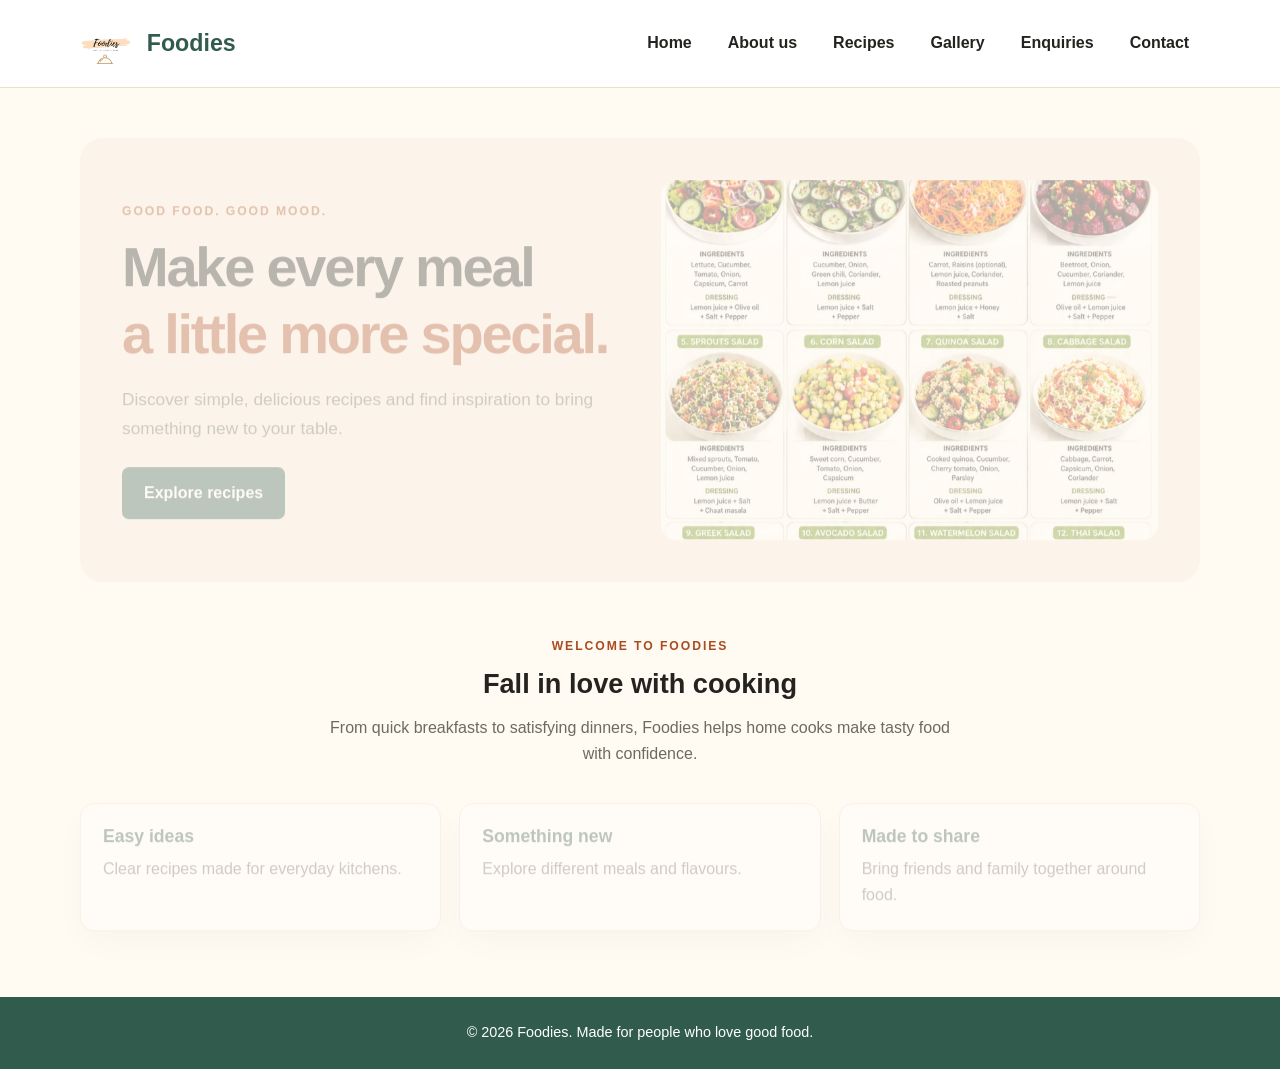
<file: Foodies/index.html>
<!doctype html><html lang="en"><head><meta charset="utf-8"><meta http-equiv="refresh" content="0; url=Home.html"><meta name="robots" content="index,follow"><title>Foodies</title></head><body><p>Welcome to Foodies. <a href="Home.html">Open the home page</a>.</p></body></html>
</file>
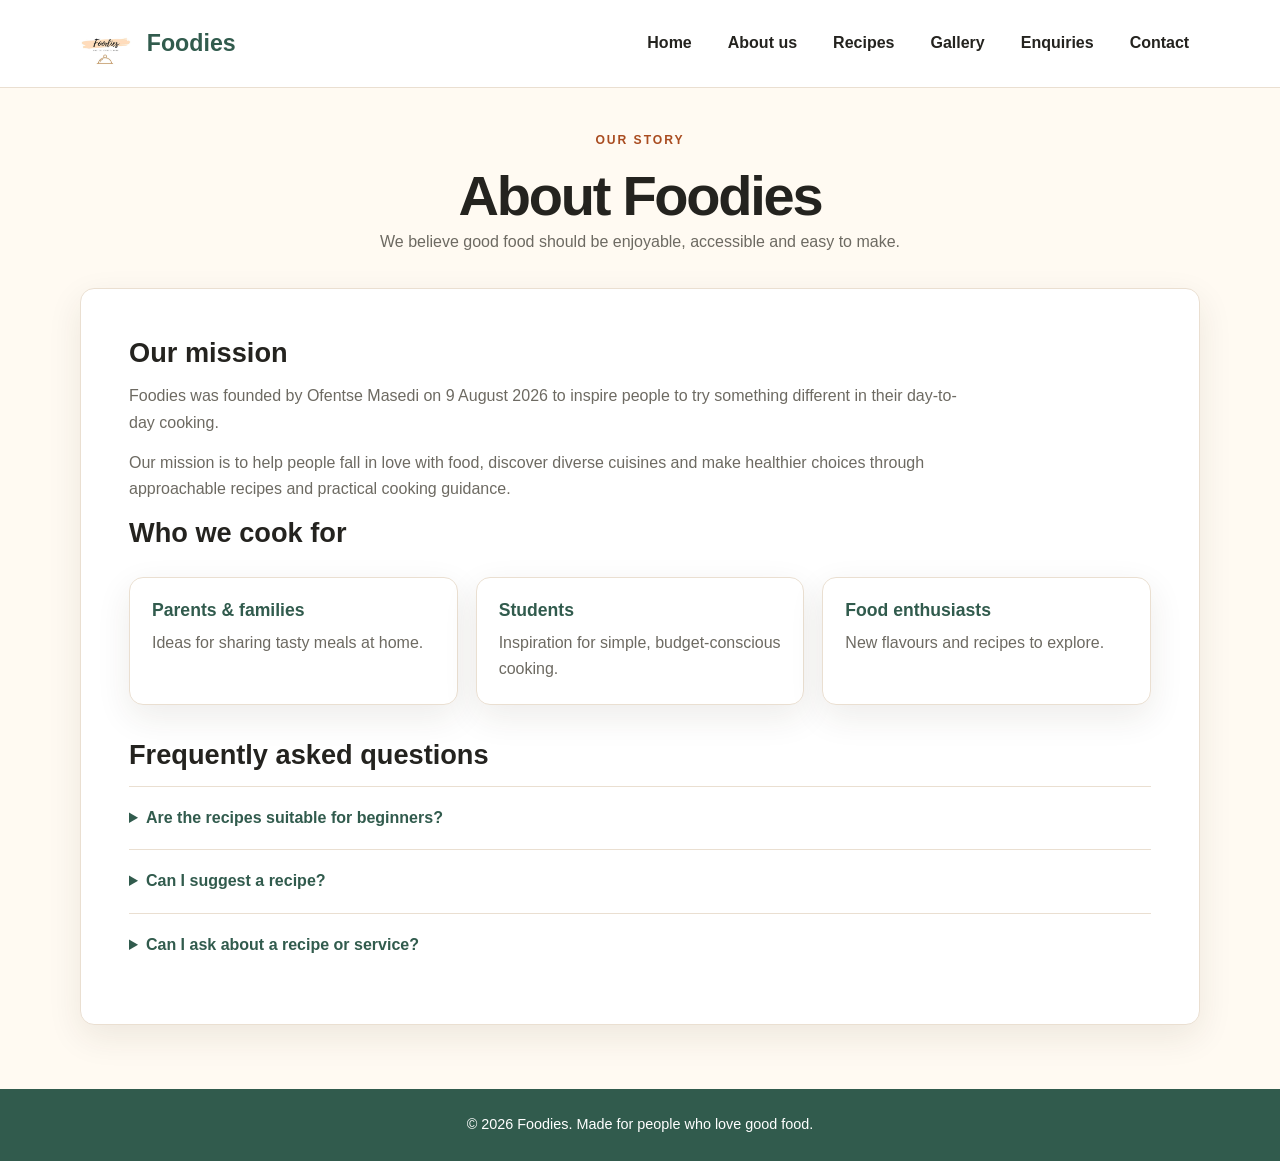
<file: Foodies/About.html>
<!DOCTYPE html>
<html lang="en">
<head>
  <meta charset="UTF-8">
  <meta name="viewport" content="width=device-width, initial-scale=1.0">
  <meta name="description" content="Learn about Foodies, our mission to make everyday cooking enjoyable, accessible and full of fresh inspiration.">
  <title>About Foodies | Our Story and Mission</title>
  <link rel="stylesheet" href="css/styles.css">
</head>
<body>
<header class="site-header">
  <a class="brand" href="Home.html" aria-label="Foodies home">
    <img loading="lazy" decoding="async" src="images/logo.jpg" alt="Foodies logo">
    <span>Foodies</span>
  </a>
  <nav class="site-nav" aria-label="Main navigation">
    <a href="Home.html">Home</a>
    <a href="About.html">About us</a>
    <a href="Service.html">Recipes</a>
    <a href="Gallery.html">Gallery</a>
    <a href="enquiry.html">Enquiries</a>
    <a href="Contact.html">Contact</a>
  </nav>
</header>

<main>
  <section class="page-heading"><p class="eyebrow">OUR STORY</p><h1>About Foodies</h1>
    <p>We believe good food should be enjoyable, accessible and easy to make.</p></section>
  <section class="content-card">
    <h2>Our mission</h2>
    <p>Foodies was founded by Ofentse Masedi on 9 August 2026 to inspire people to try something different in their day-to-day cooking.</p>
    <p>Our mission is to help people fall in love with food, discover diverse cuisines and make healthier choices through approachable recipes and practical cooking guidance.</p>
    <h2>Who we cook for</h2>
    <div class="feature-grid">
      <article class="feature-card"><h3>Parents & families</h3><p>Ideas for sharing tasty meals at home.</p></article>
      <article class="feature-card"><h3>Students</h3><p>Inspiration for simple, budget-conscious cooking.</p></article>
      <article class="feature-card"><h3>Food enthusiasts</h3><p>New flavours and recipes to explore.</p></article>
    </div>
    <div class="faq-section"><h2>Frequently asked questions</h2><details><summary>Are the recipes suitable for beginners?</summary><p>Yes. The recipes use familiar ingredients and straightforward steps. Read the full method before cooking.</p></details><details><summary>Can I suggest a recipe?</summary><p>Absolutely. Use our contact form to share a recipe idea with the Foodies team.</p></details><details><summary>Can I ask about a recipe or service?</summary><p>Use the enquiries page and select the type of enquiry so we can guide you.</p></details></div>
  </section>
</main>

<footer class="site-footer"><p>&copy; 2026 Foodies. Made for people who love good food.</p></footer>
</body>
</html>
</file>
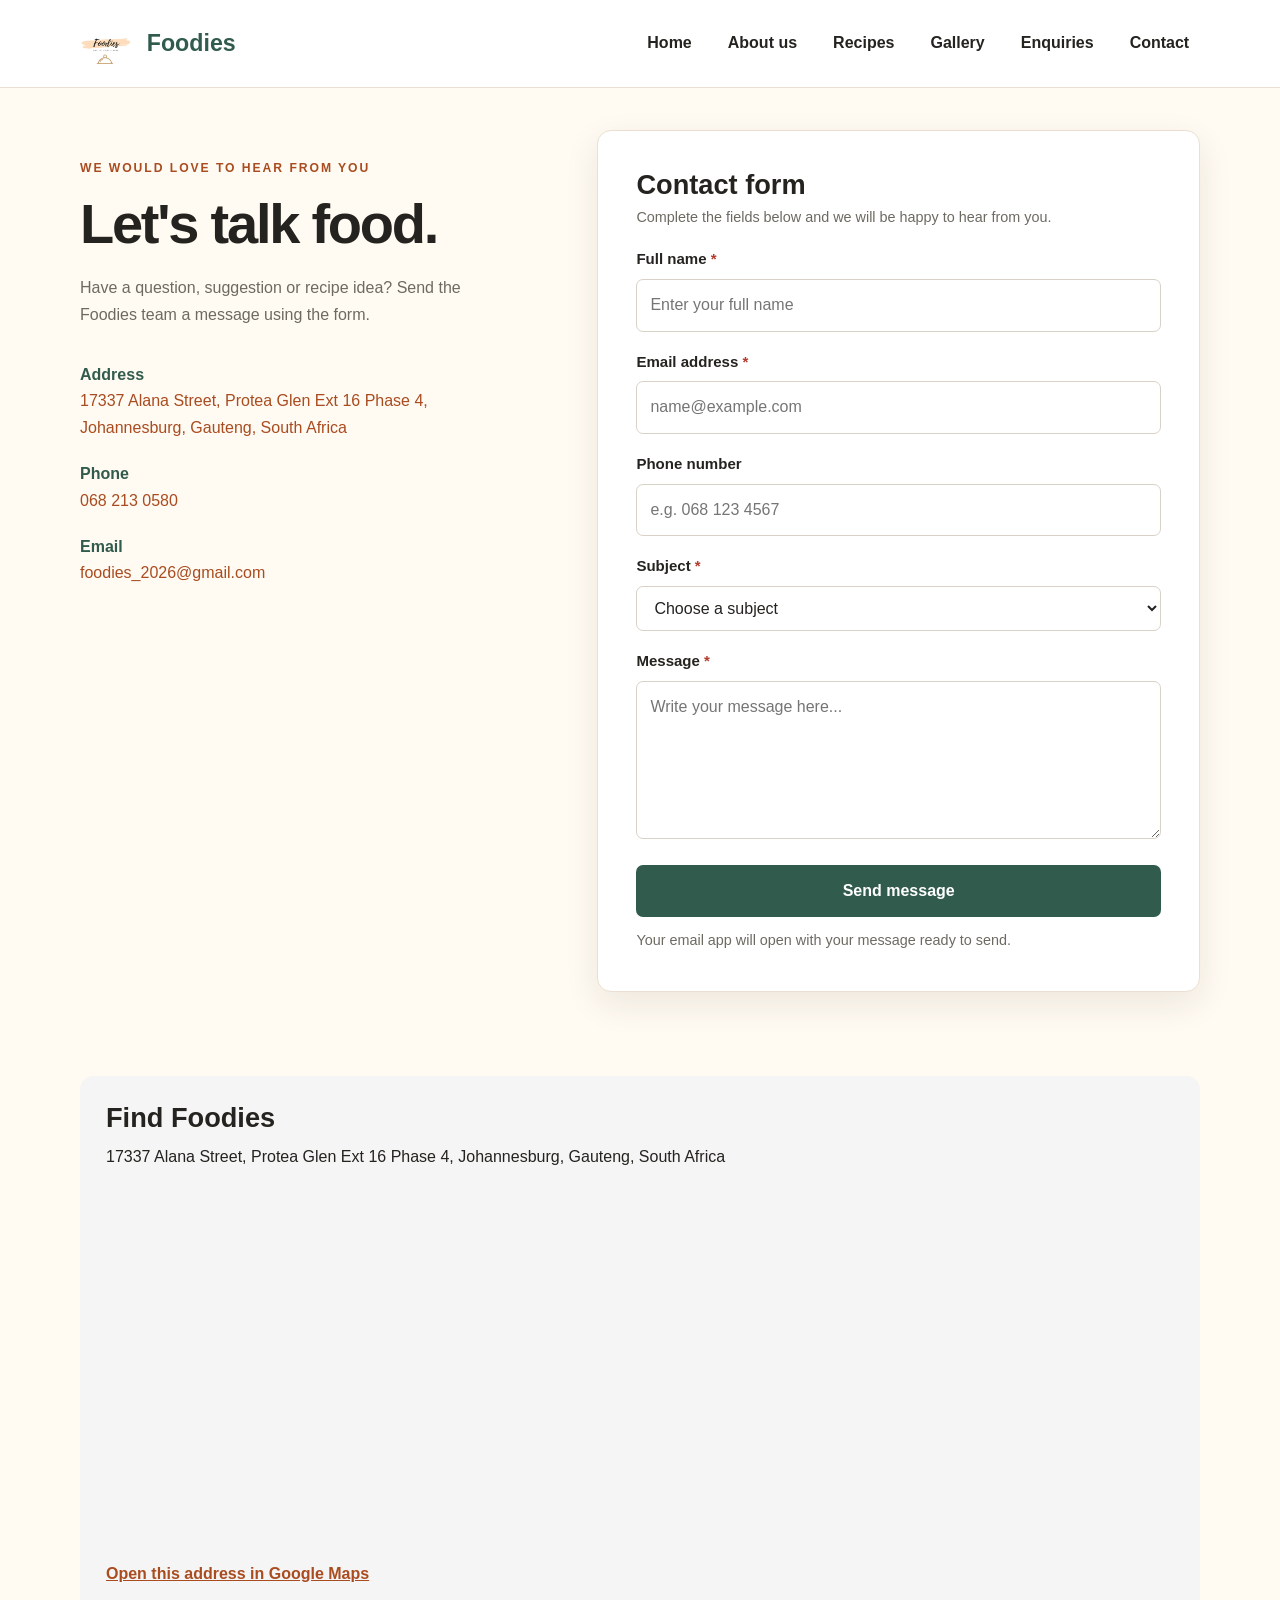
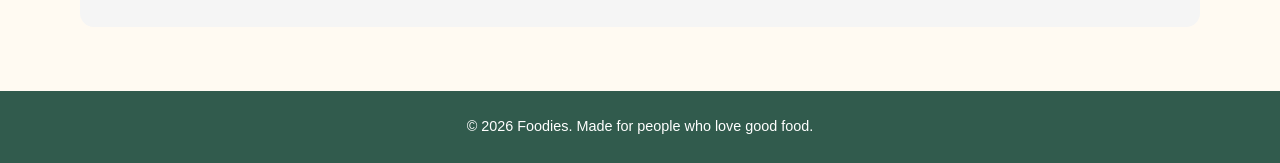
<file: Foodies/Contact.html>
<!DOCTYPE html>
<html lang="en">
<head>
  <meta charset="UTF-8">
  <meta name="viewport" content="width=device-width, initial-scale=1.0">
  <meta name="description" content="Contact Foodies with a recipe question, suggestion, website comment or general message.">
  <title>Contact Foodies | Send Us a Message</title>
  <link rel="stylesheet" href="css/styles.css">
</head>
<body>
<header class="site-header">
  <a class="brand" href="Home.html" aria-label="Foodies home">
    <img loading="lazy" decoding="async" src="images/logo.jpg" alt="Foodies logo">
    <span>Foodies</span>
  </a>
  <nav class="site-nav" aria-label="Main navigation">
    <a href="Home.html">Home</a>
    <a href="About.html">About us</a>
    <a href="Service.html">Recipes</a>
    <a href="Gallery.html">Gallery</a>
    <a href="enquiry.html">Enquiries</a>
    <a href="Contact.html">Contact</a>
  </nav>
</header>

<main class="contact-layout">
  <section class="contact-intro">
    <p class="eyebrow">WE WOULD LOVE TO HEAR FROM YOU</p>
    <h1>Let's talk food.</h1>
    <p>Have a question, suggestion or recipe idea? Send the Foodies team a message using the form.</p>
    <div class="contact-details">
      <p><strong>Address</strong><br><a href="https://www.google.com/maps/search/?api=1&query=17337+Alana+Street%2C+Protea+Glen+Ext+16+Phase+4%2C+Johannesburg%2C+Gauteng%2C+South+Africa" target="_blank" rel="noopener noreferrer">17337 Alana Street, Protea Glen Ext 16 Phase 4, Johannesburg, Gauteng, South Africa</a></p>
      <p><strong>Phone</strong><br><a href="tel:+27682130580">068 213 0580</a></p>
      <p><strong>Email</strong><br><a href="mailto:foodies_2026@gmail.com">foodies_2026@gmail.com</a></p>
    </div>
  </section>
  <section class="form-card">
    <h2>Contact form</h2>
    <p class="form-note">Complete the fields below and we will be happy to hear from you.</p>
    <form id="contactForm" action="mailto:foodies_2026@gmail.com" method="post" enctype="text/plain">
      <div class="form-field"><label for="fullName">Full name <span aria-hidden="true">*</span></label><input type="text" id="fullName" name="fullName" placeholder="Enter your full name" autocomplete="name" required minlength="2"></div>
      <div class="form-field"><label for="email">Email address <span aria-hidden="true">*</span></label><input type="email" id="email" name="email" placeholder="name@example.com" autocomplete="email" required></div>
      <div class="form-field"><label for="phone">Phone number</label><input type="tel" id="phone" name="phone" maxlength="20" placeholder="e.g. 068 123 4567" autocomplete="tel" pattern="[0-9+() -]{7,20}"></div>
      <div class="form-field"><label for="subject">Subject <span aria-hidden="true">*</span></label>
        <select id="subject" name="subject" required><option value="">Choose a subject</option><option>Recipe question</option><option>Website feedback</option><option>Recipe suggestion</option><option>Other enquiry</option></select>
      </div>
      <div class="form-field"><label for="message">Message <span aria-hidden="true">*</span></label><textarea id="message" name="message" maxlength="1500" rows="5" placeholder="Write your message here..." required minlength="10"></textarea></div>
      <button class="button submit-button" type="submit">Send message</button>
      <p class="form-note" id="formStatus" role="status" aria-live="polite">Your email app will open with your message ready to send.</p>
    </form>
  </section>
  <section class="location-card" aria-labelledby="location-heading">
    <h2 id="location-heading">Find Foodies</h2>
    <p>17337 Alana Street, Protea Glen Ext 16 Phase 4, Johannesburg, Gauteng, South Africa</p>
    <div class="map-frame">
      <iframe title="Map showing the Foodies address in Protea Glen, Johannesburg" src="https://www.google.com/maps?q=17337+Alana+Street%2C+Protea+Glen+Ext+16+Phase+4%2C+Johannesburg%2C+Gauteng%2C+South+Africa&output=embed" loading="lazy" referrerpolicy="no-referrer-when-downgrade" allowfullscreen></iframe>
    </div>
    <p><a class="map-link" href="https://www.google.com/maps/search/?api=1&query=17337+Alana+Street%2C+Protea+Glen+Ext+16+Phase+4%2C+Johannesburg%2C+Gauteng%2C+South+Africa" target="_blank" rel="noopener noreferrer">Open this address in Google Maps</a></p>
  </section>
</main>
<script src="js/contact.js"></script>

<footer class="site-footer"><p>&copy; 2026 Foodies. Made for people who love good food.</p></footer>
</body>
</html>
</file>
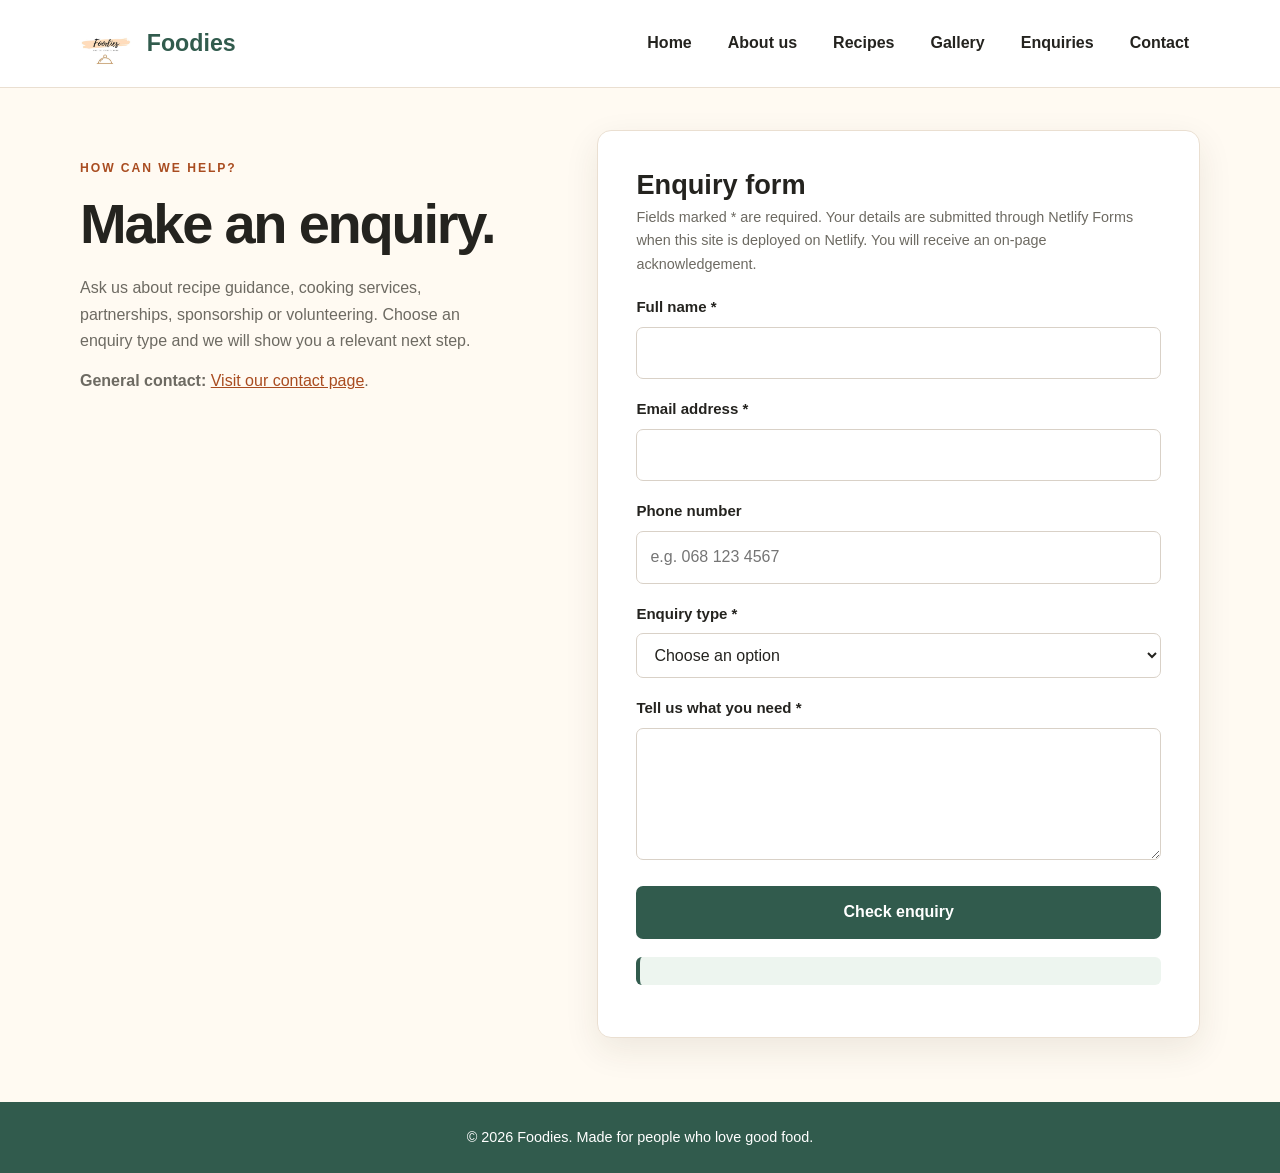
<file: Foodies/enquiry.html>
<!DOCTYPE html><html lang="en"><head><meta charset="UTF-8"><meta name="viewport" content="width=device-width, initial-scale=1.0"><meta name="description" content="Ask Foodies about recipes, cooking guidance, partnerships, sponsorship or volunteering opportunities."><meta name="robots" content="index,follow"><title>Enquiries | Foodies</title><link rel="stylesheet" href="css/styles.css"></head><body><header class="site-header"><a class="brand" href="Home.html"><img src="images/logo.jpg" alt="Foodies logo"><span>Foodies</span></a><nav class="site-nav" aria-label="Main navigation"><a href="Home.html">Home</a><a href="About.html">About us</a><a href="Service.html">Recipes</a><a href="Gallery.html">Gallery</a><a href="enquiry.html" aria-current="page">Enquiries</a><a href="Contact.html">Contact</a></nav></header><main class="contact-layout"><section class="contact-intro"><p class="eyebrow">HOW CAN WE HELP?</p><h1>Make an enquiry.</h1><p>Ask us about recipe guidance, cooking services, partnerships, sponsorship or volunteering. Choose an enquiry type and we will show you a relevant next step.</p><p><strong>General contact:</strong> <a href="Contact.html">Visit our contact page</a>.</p></section><section class="form-card"><h2>Enquiry form</h2><p class="form-note">Fields marked * are required. Your details are submitted through Netlify Forms when this site is deployed on Netlify. You will receive an on-page acknowledgement.</p><form id="enquiryForm" name="foodies-enquiry" method="POST" data-netlify="true" netlify-honeypot="bot-field">
<input type="hidden" name="form-name" value="foodies-enquiry">
<p class="visually-hidden"><label>Leave this field empty: <input name="bot-field"></label></p><div class="form-field"><label for="enqName">Full name *</label><input id="enqName" name="name" autocomplete="name" required minlength="2" maxlength="80"></div><div class="form-field"><label for="enqEmail">Email address *</label><input id="enqEmail" name="email" type="email" autocomplete="email" required></div><div class="form-field"><label for="enqPhone">Phone number</label><input id="enqPhone" name="phone" type="tel" pattern="[0-9+() -]{7,20}" maxlength="20" placeholder="e.g. 068 123 4567"></div><div class="form-field"><label for="enqType">Enquiry type *</label><select id="enqType" name="type" required><option value="">Choose an option</option><option value="recipe">Recipe or cooking guidance</option><option value="service">Foodies services</option><option value="sponsor">Sponsorship or partnership</option><option value="volunteer">Volunteering</option></select></div><div class="form-field"><label for="enqDetail">Tell us what you need *</label><textarea id="enqDetail" name="details" rows="4" required minlength="10" maxlength="1000"></textarea></div><button class="button submit-button" type="submit">Check enquiry</button><p id="enquiryResult" class="form-result" role="status" aria-live="polite"></p></form></section></main><script src="js/enquiry.js" defer></script><footer class="site-footer"><p>&copy; 2026 Foodies. Made for people who love good food.</p></footer></body></html>
</file>
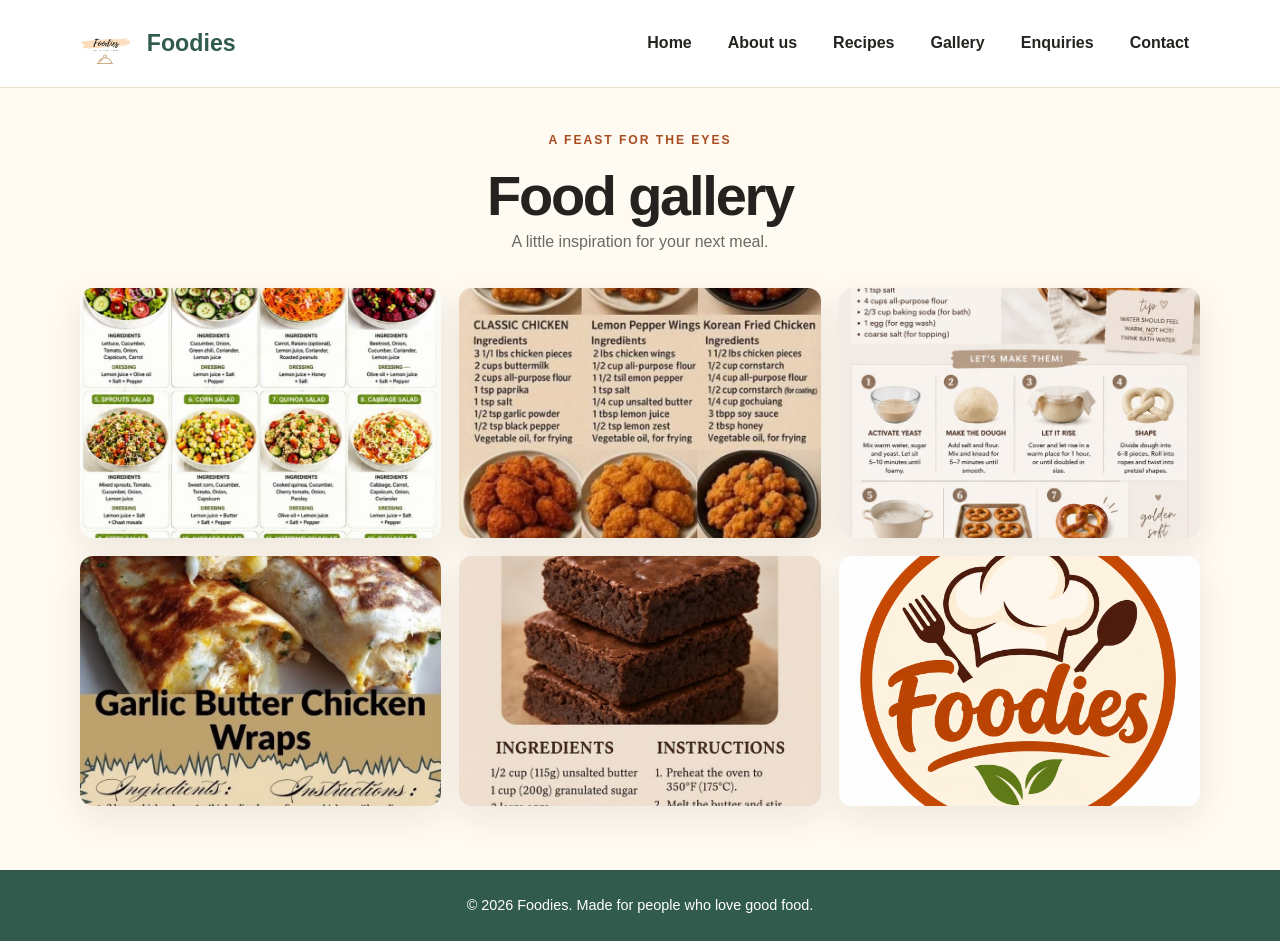
<file: Foodies/Gallery.html>
<!DOCTYPE html>
<html lang="en">
<head>
  <meta charset="UTF-8">
  <meta name="viewport" content="width=device-width, initial-scale=1.0">
  <meta name="description" content="Explore the Foodies food gallery for meal inspiration, fresh ideas and delicious-looking dishes.">
  <title>Food Gallery | Foodies</title>
  <link rel="stylesheet" href="css/styles.css">
</head>
<body>
<header class="site-header">
  <a class="brand" href="Home.html" aria-label="Foodies home">
    <img loading="lazy" decoding="async" tabindex="0" role="button" aria-label="Open larger food photograph" src="images/logo.jpg" alt="Foodies logo">
    <span>Foodies</span>
  </a>
  <nav class="site-nav" aria-label="Main navigation">
    <a href="Home.html">Home</a>
    <a href="About.html">About us</a>
    <a href="Service.html">Recipes</a>
    <a href="Gallery.html">Gallery</a>
    <a href="enquiry.html">Enquiries</a>
    <a href="Contact.html">Contact</a>
  </nav>
</header>

<main>
  <section class="page-heading"><p class="eyebrow">A FEAST FOR THE EYES</p><h1>Food gallery</h1><p>A little inspiration for your next meal.</p></section>
  <section class="gallery-grid" aria-label="Food photographs">
    <img loading="lazy" decoding="async" tabindex="0" role="button" aria-label="Open larger food photograph" src="images/Image A-medium.jpg" srcset="images/Image A-small.jpg 480w, images/Image A-medium.jpg 800w, images/Image A.jpg 1200w" sizes="(max-width: 600px) 100vw, 50vw" alt="Food inspiration photograph one">
    <img loading="lazy" decoding="async" tabindex="0" role="button" aria-label="Open larger food photograph" src="images/Image B-medium.jpg" srcset="images/Image B-small.jpg 480w, images/Image B-medium.jpg 800w, images/Image B.jpg 1200w" sizes="(max-width: 600px) 100vw, 50vw" alt="Food inspiration photograph two">
    <img loading="lazy" decoding="async" tabindex="0" role="button" aria-label="Open larger food photograph" src="images/Image C-medium.jpg" srcset="images/Image C-small.jpg 480w, images/Image C-medium.jpg 800w, images/Image C.jpg 1200w" sizes="(max-width: 600px) 100vw, 50vw" alt="Food inspiration photograph three">
    <img loading="lazy" decoding="async" tabindex="0" role="button" aria-label="Open larger food photograph" src="images/Image D-medium.jpg" srcset="images/Image D-small.jpg 480w, images/Image D-medium.jpg 800w, images/Image D.jpg 1200w" sizes="(max-width: 600px) 100vw, 50vw" alt="Food inspiration photograph four">
    <img loading="lazy" decoding="async" tabindex="0" role="button" aria-label="Open larger food photograph" src="images/Image E-medium.jpg" srcset="images/Image E-small.jpg 480w, images/Image E-medium.jpg 800w, images/Image E.jpg 1200w" sizes="(max-width: 600px) 100vw, 50vw" alt="Food inspiration photograph five">
    <img loading="lazy" decoding="async" tabindex="0" role="button" aria-label="Open larger food photograph" src="images/image F.png" alt="More food inspiration">
  </section>
  <dialog class="lightbox" id="galleryLightbox" aria-label="Enlarged gallery image"><button class="lightbox-close" type="button" aria-label="Close image">&times;</button><img id="lightboxImage" alt=""><p id="lightboxCaption"></p></dialog>
</main>
<script src="js/gallery.js" defer></script>

<footer class="site-footer"><p>&copy; 2026 Foodies. Made for people who love good food.</p></footer>
</body>
</html>
</file>
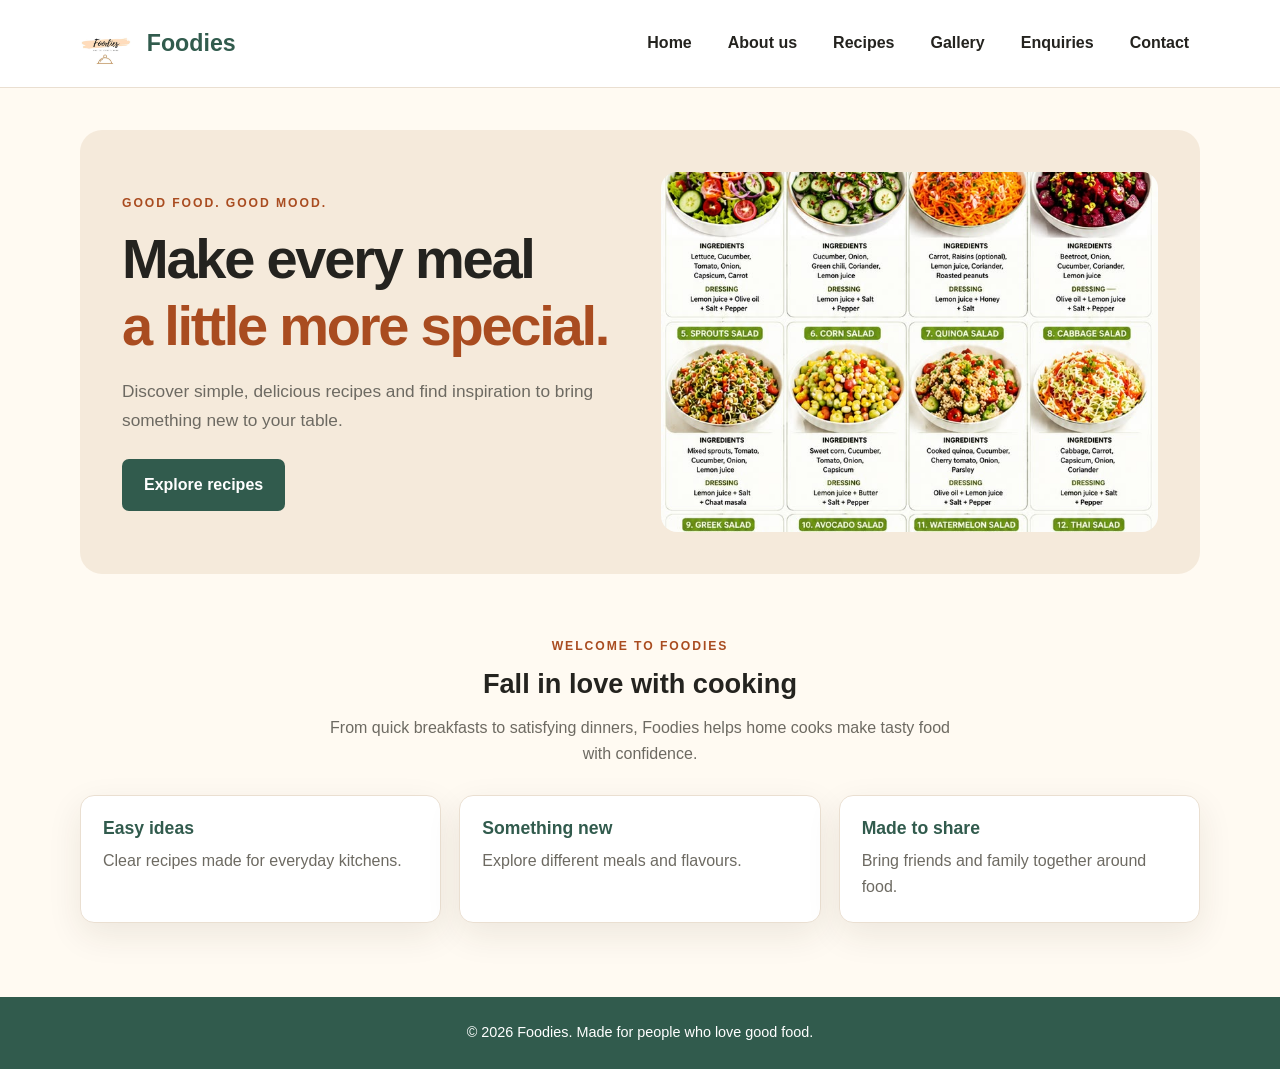
<file: Foodies/Home.html>
<!DOCTYPE html>
<html lang="en">
<head>
  <meta charset="UTF-8">
  <meta name="viewport" content="width=device-width, initial-scale=1.0">
  <meta name="description" content="Discover easy breakfast, lunch and dinner recipes with Foodies. Find fresh cooking inspiration for families, students and food lovers.">
  <title>Foodies | Easy everyday recipes</title>
  <link rel="stylesheet" href="css/styles.css">
</head>
<body>
<header class="site-header">
  <a class="brand" href="Home.html" aria-label="Foodies home">
    <img loading="lazy" decoding="async" src="images/logo.jpg" alt="Foodies logo">
    <span>Foodies</span>
  </a>
  <nav class="site-nav" aria-label="Main navigation">
    <a href="Home.html">Home</a>
    <a href="About.html">About us</a>
    <a href="Service.html">Recipes</a>
    <a href="Gallery.html">Gallery</a>
    <a href="enquiry.html">Enquiries</a>
    <a href="Contact.html">Contact</a>
  </nav>
</header>

<main>
  <section class="hero">
    <div class="hero-copy">
      <p class="eyebrow">GOOD FOOD. GOOD MOOD.</p>
      <h1>Make every meal<br><span>a little more special.</span></h1>
      <p>Discover simple, delicious recipes and find inspiration to bring something new to your table.</p>
      <a class="button" href="Service.html">Explore recipes</a>
    </div>
    <img class="hero-image" src="images/Image A.jpg" alt="A freshly prepared meal">
  </section>
  <section class="intro-section">
    <p class="eyebrow">WELCOME TO FOODIES</p>
    <h2>Fall in love with cooking</h2>
    <p>From quick breakfasts to satisfying dinners, Foodies helps home cooks make tasty food with confidence.</p>
    <div class="feature-grid">
      <article class="feature-card"><h3>Easy ideas</h3><p>Clear recipes made for everyday kitchens.</p></article>
      <article class="feature-card"><h3>Something new</h3><p>Explore different meals and flavours.</p></article>
      <article class="feature-card"><h3>Made to share</h3><p>Bring friends and family together around food.</p></article>
    </div>
  </section>
</main>

<footer class="site-footer"><p>&copy; 2026 Foodies. Made for people who love good food.</p></footer>
</body>
</html>
</file>
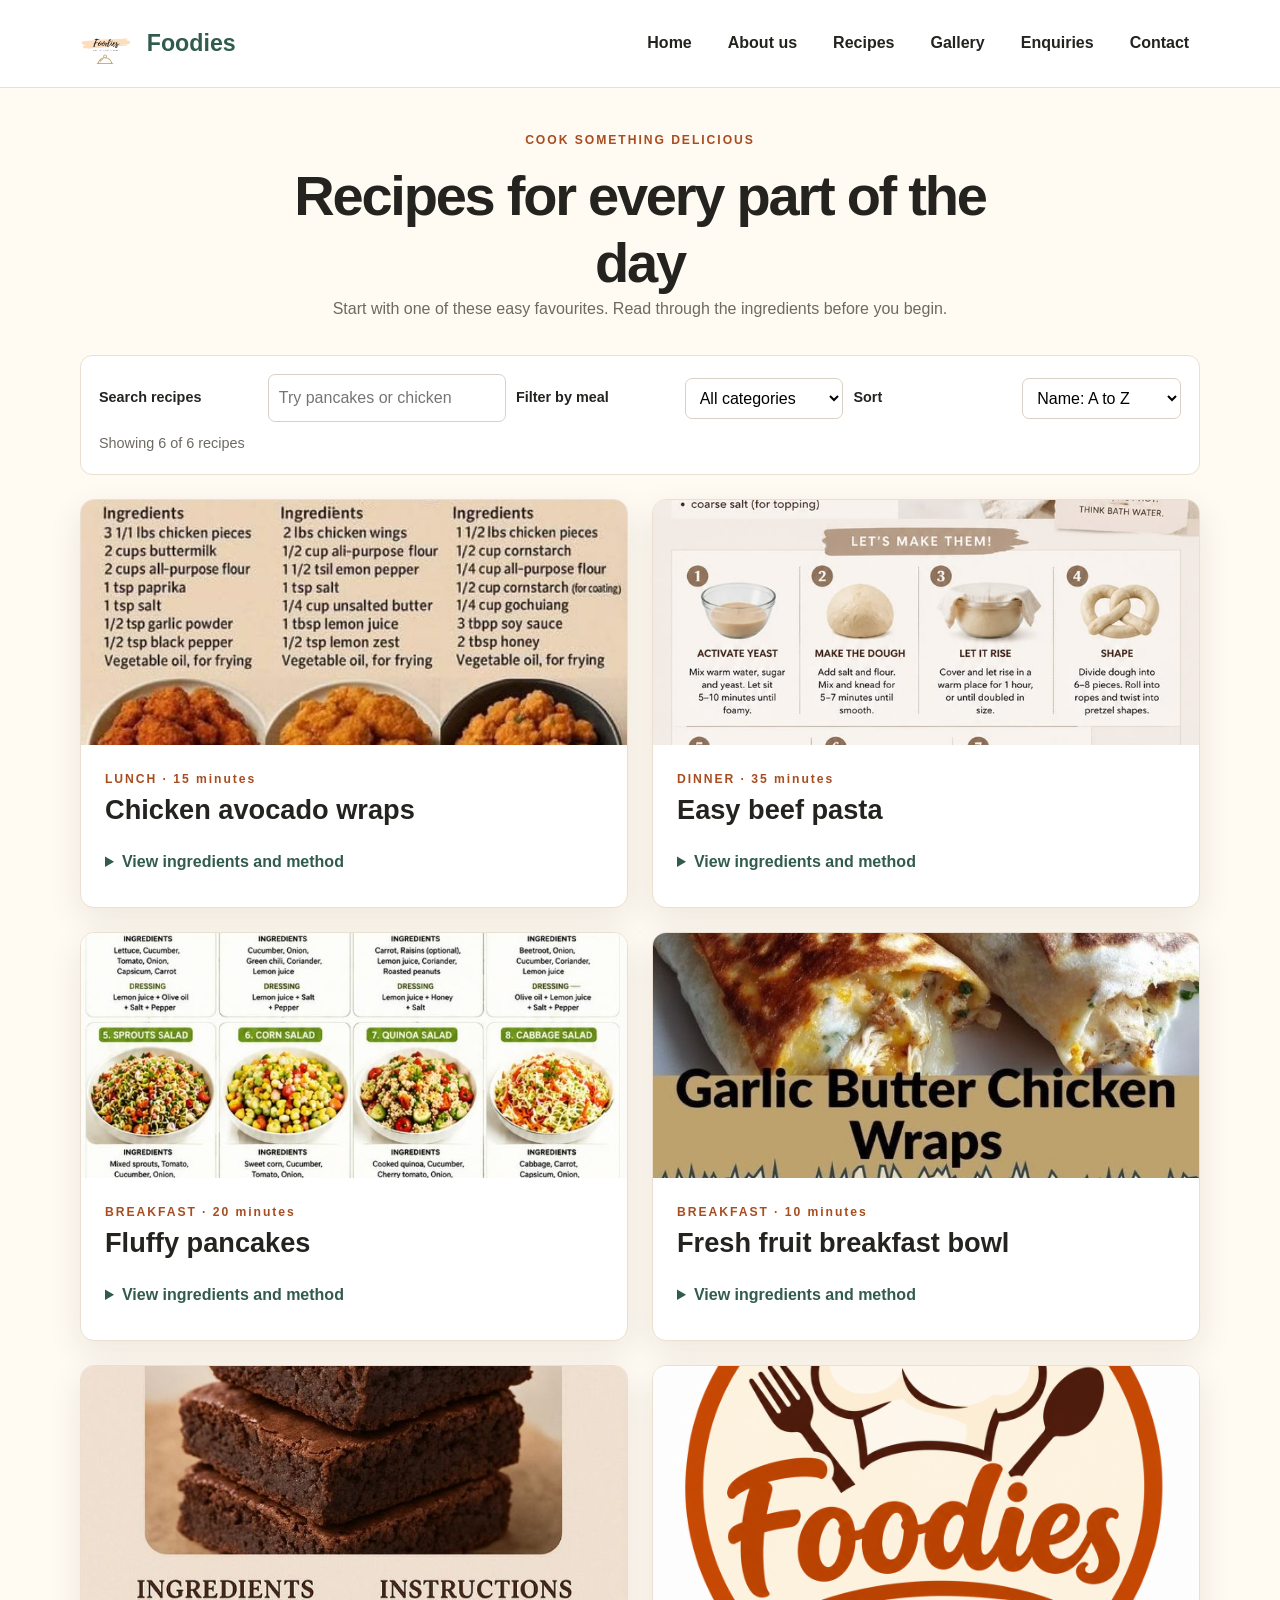
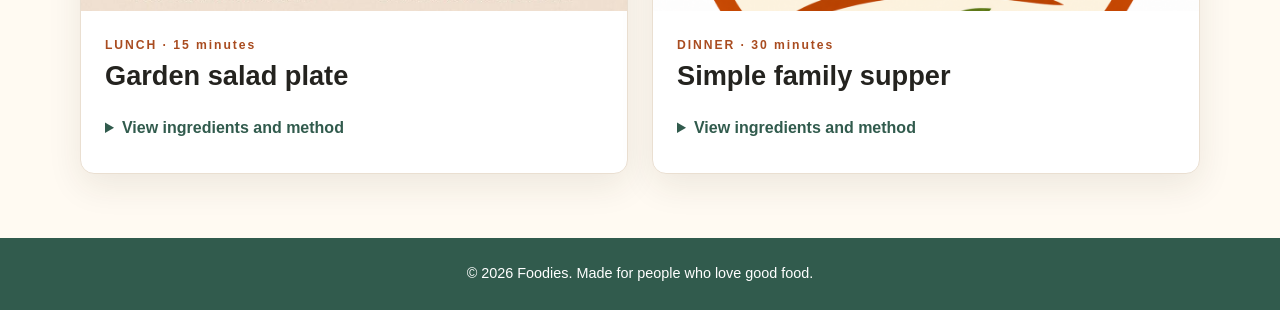
<file: Foodies/Service.html>
<!DOCTYPE html>
<html lang="en">
<head>
  <meta charset="UTF-8">
  <meta name="viewport" content="width=device-width, initial-scale=1.0">
  <meta name="description" content="Browse simple Foodies recipes for breakfast, lunch and dinner. Search recipes and filter by meal category.">
  <title>Easy Recipes | Breakfast, Lunch and Dinner | Foodies</title>
  <link rel="stylesheet" href="css/styles.css">
</head>
<body>
<header class="site-header">
  <a class="brand" href="Home.html" aria-label="Foodies home">
    <img loading="lazy" decoding="async" src="images/logo.jpg" alt="Foodies logo">
    <span>Foodies</span>
  </a>
  <nav class="site-nav" aria-label="Main navigation">
    <a href="Home.html">Home</a>
    <a href="About.html">About us</a>
    <a href="Service.html">Recipes</a>
    <a href="Gallery.html">Gallery</a>
    <a href="enquiry.html">Enquiries</a>
    <a href="Contact.html">Contact</a>
  </nav>
</header>

<main>
  <section class="page-heading"><p class="eyebrow">COOK SOMETHING DELICIOUS</p><h1>Recipes for every part of the day</h1>
    <p>Start with one of these easy favourites. Read through the ingredients before you begin.</p></section>
  <section class="recipe-tools" aria-label="Find recipes">
    <label for="recipeSearch">Search recipes</label>
    <input id="recipeSearch" type="search" placeholder="Try pancakes or chicken" aria-label="Search recipes">
    <label for="recipeCategory">Filter by meal</label>
    <select id="recipeCategory"><option value="all">All categories</option><option value="breakfast">Breakfast</option><option value="lunch">Lunch</option><option value="dinner">Dinner</option></select>
    <label for="recipeSort">Sort</label>
    <select id="recipeSort"><option value="az">Name: A to Z</option><option value="za">Name: Z to A</option></select>
    <p id="recipeCount" class="form-note" aria-live="polite">Showing recipes</p>
  </section>
  <section id="recipeGrid" class="recipe-grid" aria-live="polite"></section>
  <noscript><p>Please enable JavaScript to search and display the recipe collection.</p></noscript>
</main>
<script src="js/recipes-data.js" defer></script>
<script src="js/recipes.js" defer></script>

<footer class="site-footer"><p>&copy; 2026 Foodies. Made for people who love good food.</p></footer>
</body>
</html>
</file>
<file: Foodies/css/styles.css>
/* Foodies responsive styles */
:root {
  --ink: #24231f;
  --muted: #6d6a62;
  --cream: #fffaf2;
  --paper: #ffffff;
  --orange: #d56b32;
  --orange-dark: #a94c20;
  --green: #315b4d;
  --line: #eadfd1;
  --shadow: 0 12px 35px rgba(57, 39, 20, .09);
}
* { margin: 0; padding: 0; box-sizing: border-box; }
html { scroll-behavior: smooth; }
body { font-family: Arial, Helvetica, sans-serif; color: var(--ink); background: var(--cream); line-height: 1.65; }
img { display: block; max-width: 100%; }
a { color: var(--orange-dark); }
.site-header { min-height: 88px; padding: 12px 6%; display: flex; align-items: center; justify-content: space-between; gap: 24px; background: var(--paper); border-bottom: 1px solid var(--line); }
.brand { display: flex; align-items: center; gap: 12px; color: var(--green); text-decoration: none; font-size: 1.45rem; font-weight: 800; }
.brand img { width: 58px; height: 58px; object-fit: cover; border-radius: 50%; }
.site-nav { display: flex; flex-wrap: wrap; gap: 8px; }
.site-nav a { padding: 9px 14px; color: var(--ink); text-decoration: none; font-weight: 700; border-radius: 30px; transition: background .2s, color .2s; }
.site-nav a:hover, .site-nav a:focus-visible { color: white; background: var(--green); outline: none; }
main { width: min(1120px, 90%); margin: 42px auto 64px; }
h1, h2, h3 { line-height: 1.2; }
h1 { font-size: clamp(2.2rem, 5vw, 3.5rem); letter-spacing: -.04em; }
h2 { font-size: 1.7rem; margin-bottom: 14px; }
h3 { font-size: 1.1rem; margin: 18px 0 8px; color: var(--green); }
p { margin: 0 0 14px; }
.eyebrow { color: var(--orange-dark); font-size: .76rem; font-weight: 800; letter-spacing: .16em; margin-bottom: 12px; }
.hero { display: grid; grid-template-columns: 1fr 1fr; align-items: center; gap: 42px; padding: 42px; background: #f5eadb; border-radius: 22px; }
.hero-copy h1 { margin-bottom: 18px; }
.hero-copy h1 span { color: var(--orange-dark); }
.hero-copy > p:not(.eyebrow) { max-width: 480px; color: var(--muted); font-size: 1.08rem; margin-bottom: 25px; }
.hero-image { width: 100%; height: 360px; object-fit: cover; border-radius: 16px; }
.button { display: inline-block; border: 0; border-radius: 7px; padding: 13px 22px; color: white; background: var(--green); font: inherit; font-weight: 700; text-decoration: none; cursor: pointer; transition: background .2s, transform .2s; }
.button:hover { background: #23483c; transform: translateY(-1px); }
.intro-section { text-align: center; padding: 62px 0 10px; }
.intro-section > p:not(.eyebrow) { max-width: 650px; margin: 0 auto 26px; color: var(--muted); }
.feature-grid { display: grid; grid-template-columns: repeat(3, 1fr); gap: 18px; margin-top: 28px; text-align: left; }
.feature-card, .content-card, .form-card, .recipe-card { background: var(--paper); border: 1px solid var(--line); border-radius: 14px; box-shadow: var(--shadow); }
.feature-card { padding: 22px; }
.feature-card h3 { margin-top: 0; }
.feature-card p { color: var(--muted); margin-bottom: 0; }
.page-heading { text-align: center; margin: 0 auto 32px; max-width: 760px; }
.page-heading > p:last-child { color: var(--muted); }
.content-card { padding: clamp(24px, 5vw, 48px); }
.content-card > p { max-width: 850px; color: var(--muted); }
.recipe-grid { display: grid; grid-template-columns: repeat(2, minmax(0, 1fr)); gap: 24px; align-items: start; }
.recipe-card { overflow: hidden; }
.recipe-card > img { width: 100%; height: 245px; object-fit: cover; }
.recipe-body { padding: 24px; }
.recipe-body h2 { margin-bottom: 14px; }
.recipe-body ul, .recipe-body ol { padding-left: 22px; color: var(--muted); }
.recipe-body li { margin-bottom: 5px; }
.recipe-body .eyebrow { margin-bottom: 5px; }
.gallery-grid { display: grid; grid-template-columns: repeat(3, 1fr); gap: 18px; }
.gallery-grid img { width: 100%; height: 250px; object-fit: cover; border-radius: 13px; box-shadow: var(--shadow); transition: transform .25s; }
.gallery-grid img:hover { transform: translateY(-4px); }
.contact-layout { display: grid; grid-template-columns: .85fr 1.15fr; gap: clamp(28px, 6vw, 72px); align-items: start; }
.contact-intro { padding: 28px 0; }
.contact-intro h1 { margin-bottom: 18px; }
.contact-intro > p:not(.eyebrow) { color: var(--muted); max-width: 420px; }
.contact-details { margin-top: 34px; }
.contact-details p { margin-bottom: 20px; }
.contact-details strong { color: var(--green); }
.contact-details a { text-decoration: none; }
.form-card { padding: clamp(22px, 4vw, 38px); }
.form-card h2 { margin-bottom: 4px; }
.form-note { color: var(--muted); font-size: .9rem; }
.form-field { margin: 18px 0; }
.form-field label { display: block; margin-bottom: 7px; font-weight: 700; font-size: .94rem; }
.form-field label span { color: #b43b2c; }
.form-field input, .form-field select, .form-field textarea { width: 100%; border: 1px solid #d9d1c7; border-radius: 7px; padding: 12px 13px; color: var(--ink); background: #fff; font: inherit; }
.form-field textarea { resize: vertical; min-height: 130px; }
.form-field input:focus, .form-field select:focus, .form-field textarea:focus { outline: 3px solid rgba(49, 91, 77, .15); border-color: var(--green); }
.submit-button { width: 100%; }
#formStatus { margin: 12px 0 0; }
.site-footer { padding: 24px 6%; text-align: center; background: var(--green); color: white; font-size: .9rem; }
.site-footer p { margin: 0; }
@media (max-width: 760px) {
  .site-header { flex-direction: column; padding: 14px 5%; gap: 10px; }
  .site-nav { justify-content: center; }
  .hero, .contact-layout { grid-template-columns: 1fr; }
  .hero { padding: 26px; gap: 24px; }
  .hero-image { height: 260px; }
  .feature-grid { grid-template-columns: 1fr; }
  .recipe-grid { grid-template-columns: 1fr; }
  .gallery-grid { grid-template-columns: repeat(2, 1fr); }
  main { width: 92%; margin-top: 28px; }
}
@media (max-width: 480px) {
  .site-nav { gap: 2px; }
  .site-nav a { padding: 7px 9px; font-size: .9rem; }
  .gallery-grid { grid-template-columns: 1fr; }
  .gallery-grid img { height: 230px; }
  .hero { padding: 22px; }
}

/* Part 3 functionality, accessibility and motion */
.recipe-tools { display:grid; grid-template-columns:1fr 1.5fr 1fr 1fr 1fr 1fr; gap:10px; align-items:center; padding:18px; margin-bottom:24px; background:#fff; border:1px solid var(--line); border-radius:12px; }
.recipe-tools label { font-weight:700; font-size:.9rem; }
.recipe-tools input,.recipe-tools select { min-width:0; width:100%; padding:10px; border:1px solid #d9d1c7; border-radius:7px; font:inherit; background:white; }
.recipe-tools .form-note { grid-column:1/-1; margin:0; }
.recipe-body details { margin-top:12px; }
.recipe-body summary,.faq-section summary { cursor:pointer; color:var(--green); font-weight:700; padding:8px 0; }
.faq-section { margin-top:34px; }
.faq-section details { border-top:1px solid var(--line); padding:10px 0; }
.faq-section details p { color:var(--muted); margin:6px 0; }
.gallery-grid img { cursor:zoom-in; }
.lightbox { width:min(900px,92vw); max-width:none; max-height:90vh; margin:auto; padding:24px; border:0; border-radius:14px; background:#fff; box-shadow:0 20px 70px #0005; }
.lightbox::backdrop { background:#151515dd; }
.lightbox img { max-height:72vh; width:100%; object-fit:contain; }
.lightbox p { margin:12px 0 0; text-align:center; }
.lightbox-close { display:block; margin:0 0 12px auto; border:0; background:var(--green); color:white; border-radius:50%; width:38px; height:38px; font-size:1.5rem; cursor:pointer; }
.form-result { margin-top:18px; padding:14px; background:#edf5ef; border-left:4px solid var(--green); border-radius:6px; }
.empty-state { grid-column:1/-1; padding:24px; text-align:center; background:#fff; border-radius:12px; }
.hero,.feature-card,.recipe-card,.content-card,.form-card { animation:rise-in .55s ease both; }
@keyframes rise-in { from { opacity:0; transform:translateY(12px); } to { opacity:1; transform:translateY(0); } }
:focus-visible { outline:3px solid #d56b32; outline-offset:3px; }
@media(max-width:900px){.recipe-tools{grid-template-columns:1fr 1fr;}}
@media(max-width:600px){.recipe-tools{grid-template-columns:1fr;}.recipe-tools .form-note{grid-column:auto;}}
@media(prefers-reduced-motion:reduce){*,*::before,*::after{scroll-behavior:auto!important;animation-duration:.01ms!important;animation-iteration-count:1!important;transition-duration:.01ms!important;}}


/* Accessible utility: visually hidden, but available to assistive technology. */
.visually-hidden {
  position: absolute !important; width: 1px; height: 1px; padding: 0; margin: -1px;
  overflow: hidden; clip: rect(0, 0, 0, 0); white-space: nowrap; border: 0;
}
button:disabled { opacity: .65; cursor: wait; }


/* Contact page location and responsive map */
.location-card { grid-column: 1 / -1; margin-top: 12px; padding: 26px; background: var(--surface, #f5f5f5); border-radius: 14px; }
.location-card h2 { margin-bottom: 8px; }
.location-card > p { line-height: 1.7; }
.map-frame { width: 100%; height: 360px; overflow: hidden; border-radius: 10px; margin: 18px 0 12px; }
.map-frame iframe { width: 100%; height: 100%; border: 0; }
.map-link { font-weight: 700; }
</file>
